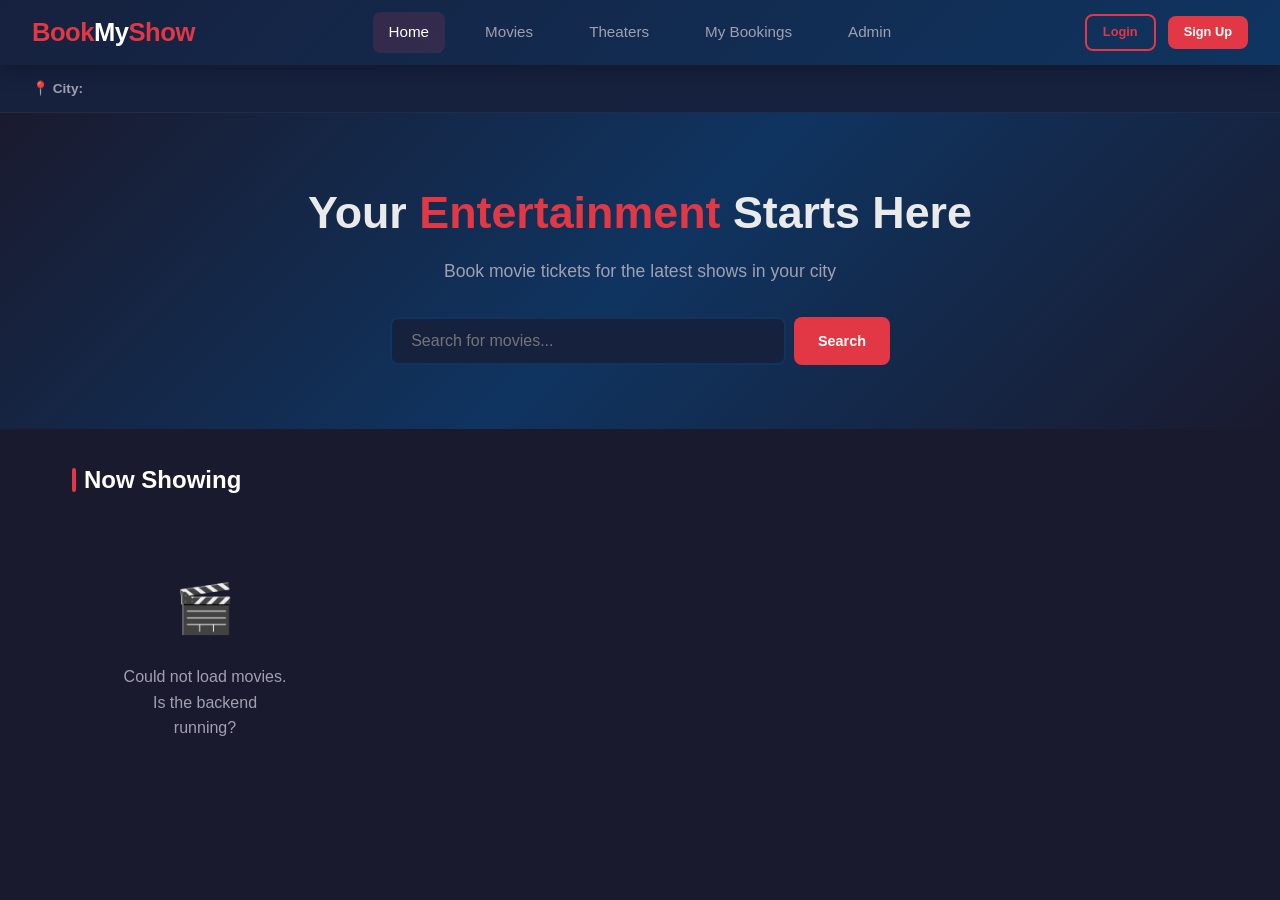
<file: UI/index.html>
<!doctype html>
<html lang="en">
  <head>
    <meta charset="UTF-8" />
    <meta name="viewport" content="width=device-width, initial-scale=1.0" />
    <title>BookMyShow</title>
    <link rel="stylesheet" href="style.css" />
  </head>
  <body>
    <!-- NAVBAR -->
    <nav class="navbar">
      <a href="index.html" class="logo">Book<span>My</span>Show</a>
      <div class="nav-links">
        <a href="index.html" class="active">Home</a>
        <a href="movies.html">Movies</a>
        <a href="theaters.html">Theaters</a>
        <a href="bookings.html">My Bookings</a>
        <a href="admin.html">Admin</a>
      </div>
      <div class="nav-user" id="nav-user"></div>
    </nav>

    <!-- CITY BAR -->
    <div class="city-bar" id="city-bar">
      <span
        style="color: var(--text-muted); font-size: 0.85rem; font-weight: 600"
        >📍 City:</span
      >
    </div>

    <!-- HERO -->
    <section class="hero">
      <h1>Your <span>Entertainment</span> Starts Here</h1>
      <p>Book movie tickets for the latest shows in your city</p>
      <div class="search-bar">
        <input
          type="text"
          id="search-input"
          placeholder="Search for movies..."
          oninput="searchMovies()"
        />
        <button class="btn btn-primary" onclick="searchMovies()">Search</button>
      </div>
    </section>

    <!-- MOVIES SECTION -->
    <div class="container">
      <h2 class="section-title">Now Showing</h2>
      <div class="grid grid-4" id="movies-grid"></div>
    </div>

    <script src="api.js"></script>
    <script src="utils.js"></script>
    <script>
      let allMovies = [];

      async function loadCities() {
        try {
          const cities = await CityAPI.getAll();
          const bar = document.getElementById("city-bar");
          cities.forEach((city, i) => {
            const chip = document.createElement("button");
            chip.className = "city-chip" + (i === 0 ? " active" : "");
            chip.textContent = city.name;
            chip.onclick = () => {
              document
                .querySelectorAll(".city-chip")
                .forEach((c) => c.classList.remove("active"));
              chip.classList.add("active");
              showToast(`City: ${city.name}`, "info");
            };
            bar.appendChild(chip);
          });
        } catch (e) {
          console.log("No cities loaded yet");
        }
      }

      async function loadMovies() {
        showLoading("movies-grid");
        try {
          allMovies = await MovieAPI.getAll();
          renderMovies(allMovies);
        } catch (e) {
          showEmpty(
            "movies-grid",
            "Could not load movies. Is the backend running?",
          );
        }
      }

      function renderMovies(movies) {
        const grid = document.getElementById("movies-grid");
        if (movies.length === 0) {
          showEmpty("movies-grid", "No movies found");
          return;
        }
        grid.innerHTML = movies
          .map(
            (m) => `
                <a href="movie-detail.html?id=${m.id}" class="card">
                    <div class="card-img" style="display:flex;align-items:center;justify-content:center;font-size:4rem;background:linear-gradient(135deg, #1a1a2e, #16213e);">
                        <img src="${m.posterUrl || "assets/default-movie.png"}" alt="${m.title}" style="width:100%;height:100%;object-fit:cover;border-radius:4px;" />
                    </div>
                    <div class="card-body">
                        <h3>${m.title}</h3>
                        <p>${m.description || ""}</p>
                        <div style="margin-top:0.5rem; display:flex; gap:0.4rem; flex-wrap:wrap;">
                            ${m.genre ? `<span class="badge badge-genre">${m.genre}</span>` : ""}
                            ${m.language ? `<span class="badge badge-lang">${m.language}</span>` : ""}
                            ${m.rating ? `<span class="badge badge-rating">⭐ ${m.rating}</span>` : ""}
                        </div>
                    </div>
                    <div class="card-footer">
                        <span style="font-size:0.8rem;color:var(--text-muted);">${m.durationMinutes ? m.durationMinutes + " min" : ""}</span>
                        <span class="btn btn-sm btn-primary">Book Now</span>
                    </div>
                </a>
            `,
          )
          .join("");
      }

      function searchMovies() {
        const q = document.getElementById("search-input")
        .value.toLowerCase()
          .trim();
        if (!q) {
          renderMovies(Movies);
          return;
        }
        const filtered = allMovies.filter(
          (m) =>
            m.title.toLowerCase().includes(q) ||
            (m.genre && m.genre.toLowerCase().includes(q)) ||
            (m.language && m.language.toLowerCase().includes(q)),
        );
        renderMovies(filtered);
      }

      loadCities();
      loadMovies();
    </script>
  </body>
</html>
</file>
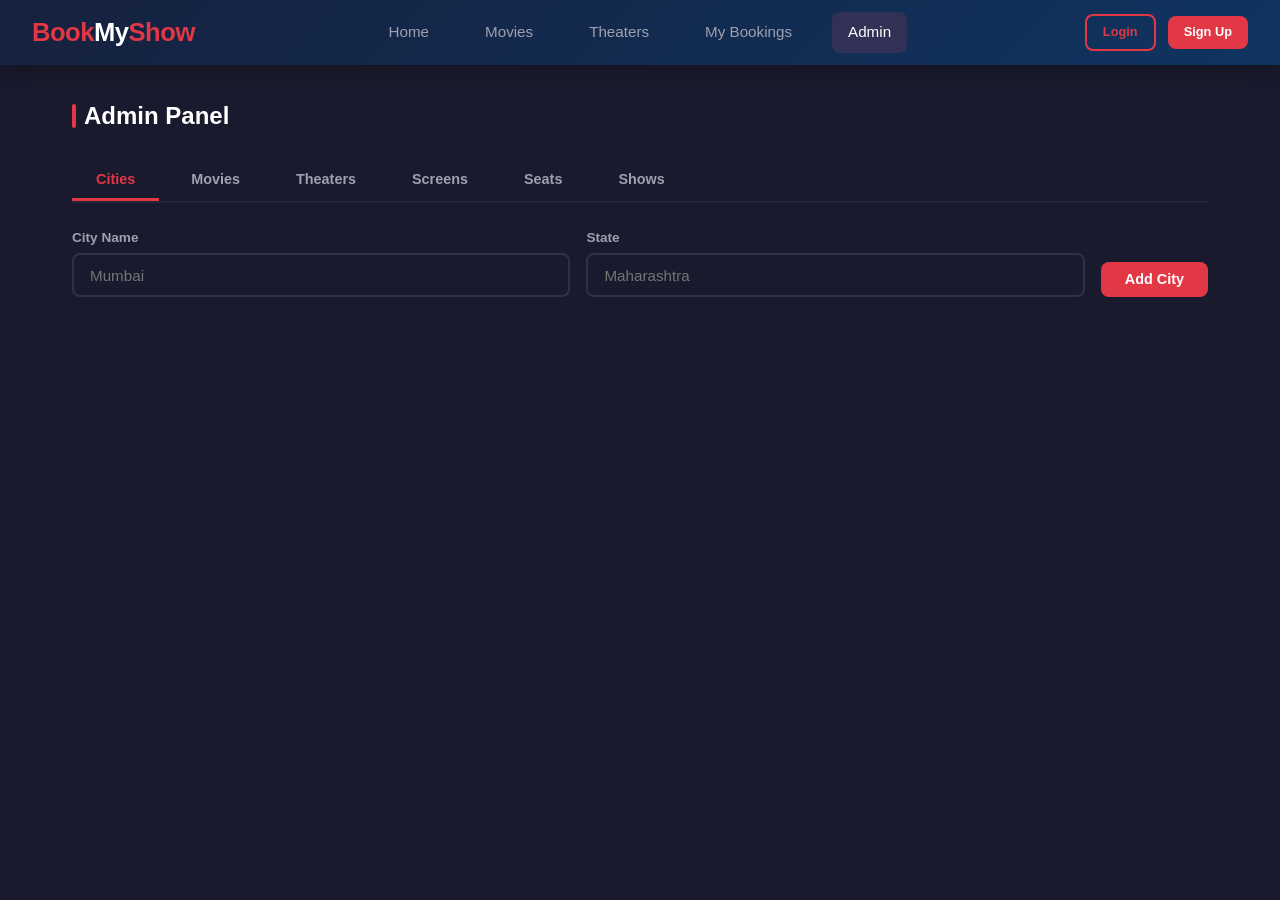
<file: UI/admin.html>
<!DOCTYPE html>
<html lang="en">
<head>
    <meta charset="UTF-8">
    <meta name="viewport" content="width=device-width, initial-scale=1.0">
    <title>Admin - BookMyShow</title>
    <link rel="stylesheet" href="style.css">
</head>
<body>

    <nav class="navbar">
        <a href="index.html" class="logo">Book<span>My</span>Show</a>
        <div class="nav-links">
            <a href="../index.html">Home</a>
            <a href="movies.html">Movies</a>
            <a href="theaters.html">Theaters</a>
            <a href="bookings.html">My Bookings</a>
            <a href="admin.html" class="active">Admin</a>
        </div>
        <div class="nav-user" id="nav-user"></div>
    </nav>

    <div class="container">
        <h2 class="section-title">Admin Panel</h2>

        <!-- TABS -->
        <div class="tabs">
            <button class="tab active" onclick="switchTab('cities', this)">Cities</button>
            <button class="tab" onclick="switchTab('movies', this)">Movies</button>
            <button class="tab" onclick="switchTab('theaters', this)">Theaters</button>
            <button class="tab" onclick="switchTab('screens', this)">Screens</button>
            <button class="tab" onclick="switchTab('seats', this)">Seats</button>
            <button class="tab" onclick="switchTab('shows', this)">Shows</button>
        </div>

        <!-- ===== CITIES TAB ===== -->
        <div id="tab-cities" class="tab-content">
            <div style="display:flex; gap:1rem; margin-bottom:1.5rem; flex-wrap:wrap; align-items:flex-end;">
                <div class="form-group" style="flex:1;min-width:150px;margin:0;">
                    <label>City Name</label>
                    <input type="text" id="city-name" placeholder="Mumbai">
                </div>
                <div class="form-group" style="flex:1;min-width:150px;margin:0;">
                    <label>State</label>
                    <input type="text" id="city-state" placeholder="Maharashtra">
                </div>
                <button class="btn btn-primary" onclick="addCity()">Add City</button>
            </div>
            <div id="cities-table"></div>
        </div>

        <!-- ===== MOVIES TAB ===== -->
        <div id="tab-movies" class="tab-content" style="display:none;">
            <div style="display:flex; gap:1rem; margin-bottom:1.5rem; flex-wrap:wrap; align-items:flex-end;">
                <div class="form-group" style="flex:1;min-width:150px;margin:0;">
                    <label>Title</label>
                    <input type="text" id="movie-title" placeholder="Movie title">
                </div>
                <div class="form-group" style="flex:1;min-width:150px;margin:0;">
                    <label>Genre</label>
                    <input type="text" id="movie-genre" placeholder="Action">
                </div>
                <div class="form-group" style="flex:1;min-width:100px;margin:0;">
                    <label>Language</label>
                    <input type="text" id="movie-language" placeholder="Hindi">
                </div>
                <div class="form-group" style="flex:1;min-width:80px;margin:0;">
                    <label>Duration (min)</label>
                    <input type="number" id="movie-duration" placeholder="150">
                </div>
                <div class="form-group" style="flex:1;min-width:80px;margin:0;">
                    <label>Rating</label>
                    <input type="number" step="0.1" id="movie-rating" placeholder="8.5">
                </div>
                <div class="form-group" style="flex:1;min-width:120px;margin:0;">
                    <label>Release Date</label>
                    <input type="date" id="movie-release">
                </div>
            </div>
            <div class="form-group" style="margin-bottom:1rem;">
                <label>Description</label>
                <input type="text" id="movie-desc" placeholder="Short description">
            </div>
            <button class="btn btn-primary" onclick="addMovie()" style="margin-bottom:1.5rem;">Add Movie</button>
            <div id="movies-table"></div>
        </div>

        <!-- ===== THEATERS TAB ===== -->
        <div id="tab-theaters" class="tab-content" style="display:none;">
            <div style="display:flex; gap:1rem; margin-bottom:1.5rem; flex-wrap:wrap; align-items:flex-end;">
                <div class="form-group" style="flex:1;min-width:150px;margin:0;">
                    <label>Theater Name</label>
                    <input type="text" id="theater-name" placeholder="PVR Cinemas">
                </div>
                <div class="form-group" style="flex:1;min-width:150px;margin:0;">
                    <label>Address</label>
                    <input type="text" id="theater-address" placeholder="Mall Road">
                </div>
                <div class="form-group" style="flex:1;min-width:120px;margin:0;">
                    <label>City</label>
                    <select id="theater-city"></select>
                </div>
                <button class="btn btn-primary" onclick="addTheater()">Add Theater</button>
            </div>
            <div id="theaters-table"></div>
        </div>

        <!-- ===== SCREENS TAB ===== -->
        <div id="tab-screens" class="tab-content" style="display:none;">
            <div style="display:flex; gap:1rem; margin-bottom:1.5rem; flex-wrap:wrap; align-items:flex-end;">
                <div class="form-group" style="flex:1;min-width:150px;margin:0;">
                    <label>Screen Name</label>
                    <input type="text" id="screen-name" placeholder="Screen 1">
                </div>
                <div class="form-group" style="flex:1;min-width:100px;margin:0;">
                    <label>Total Seats</label>
                    <input type="number" id="screen-seats" placeholder="100">
                </div>
                <div class="form-group" style="flex:1;min-width:150px;margin:0;">
                    <label>Theater</label>
                    <select id="screen-theater"></select>
                </div>
                <button class="btn btn-primary" onclick="addScreen()">Add Screen</button>
            </div>
            <div id="screens-table"></div>
        </div>

        <!-- ===== SEATS TAB ===== -->
        <div id="tab-seats" class="tab-content" style="display:none;">
            <div style="display:flex; gap:1rem; margin-bottom:1rem; flex-wrap:wrap; align-items:flex-end;">
                <div class="form-group" style="flex:1;min-width:120px;margin:0;">
                    <label>Screen</label>
                    <select id="seat-screen" onchange="loadSeatsForScreen()"></select>
                </div>
                <div class="form-group" style="flex:1;min-width:80px;margin:0;">
                    <label>Row (e.g. A)</label>
                    <input type="text" id="seat-row" placeholder="A" maxlength="2">
                </div>
                <div class="form-group" style="flex:1;min-width:60px;margin:0;">
                    <label>From Col</label>
                    <input type="number" id="seat-col-from" placeholder="1" min="1">
                </div>
                <div class="form-group" style="flex:1;min-width:60px;margin:0;">
                    <label>To Col</label>
                    <input type="number" id="seat-col-to" placeholder="10" min="1">
                </div>
                <div class="form-group" style="flex:1;min-width:100px;margin:0;">
                    <label>Type</label>
                    <select id="seat-type">
                        <option value="REGULAR">REGULAR</option>
                        <option value="PREMIUM">PREMIUM</option>
                        <option value="VIP">VIP</option>
                    </select>
                </div>
                <button class="btn btn-primary" onclick="addSeats()">Add Seats</button>
            </div>
            <p style="color:var(--text-muted);font-size:0.8rem;margin-bottom:1rem;">💡 This will create seats from col "From" to col "To" for the given row (e.g. A1, A2...A10)</p>
            <div id="seats-table"></div>
        </div>

        <!-- ===== SHOWS TAB ===== -->
        <div id="tab-shows" class="tab-content" style="display:none;">
            <div style="display:flex; gap:1rem; margin-bottom:1.5rem; flex-wrap:wrap; align-items:flex-end;">
                <div class="form-group" style="flex:1;min-width:150px;margin:0;">
                    <label>Movie</label>
                    <select id="show-movie"></select>
                </div>
                <div class="form-group" style="flex:1;min-width:150px;margin:0;">
                    <label>Screen</label>
                    <select id="show-screen"></select>
                </div>
                <div class="form-group" style="flex:1;min-width:120px;margin:0;">
                    <label>Date</label>
                    <input type="date" id="show-date">
                </div>
                <div class="form-group" style="flex:1;min-width:100px;margin:0;">
                    <label>Start Time</label>
                    <input type="time" id="show-start">
                </div>
                <div class="form-group" style="flex:1;min-width:100px;margin:0;">
                    <label>End Time</label>
                    <input type="time" id="show-end">
                </div>
                <div class="form-group" style="flex:1;min-width:80px;margin:0;">
                    <label>Ticket Price (₹)</label>
                    <input type="number" id="show-price" placeholder="250">
                </div>
                <button class="btn btn-primary" onclick="addShow()">Add Show</button>
            </div>
            <div id="shows-table"></div>
        </div>
    </div>

    <script src="api.js"></script>
    <script src="utils.js"></script>
    <script>
        // ===== TAB SWITCHING =====
        function switchTab(tab, el) {
            document.querySelectorAll('.tab-content').forEach(t => t.style.display = 'none');
            document.querySelectorAll('.tab').forEach(t => t.classList.remove('active'));
            document.getElementById('tab-' + tab).style.display = 'block';
            el.classList.add('active');
        }

        // ===== CITIES =====
        async function loadCities() {
            try {
                const cities = await CityAPI.getAll();
                // table
                let html = '<table class="data-table"><thead><tr><th>ID</th><th>Name</th><th>State</th></tr></thead><tbody>';
                cities.forEach(c => html += `<tr><td>${c.id}</td><td>${c.name}</td><td>${c.state || ''}</td></tr>`);
                html += '</tbody></table>';
                document.getElementById('cities-table').innerHTML = cities.length ? html : '<div class="empty-state"><p>No cities added yet</p></div>';

                // dropdowns
                const theaterCity = document.getElementById('theater-city');
                if (theaterCity) {
                    theaterCity.innerHTML = '<option value="">Select City</option>' + cities.map(c => `<option value="${c.id}">${c.name}</option>`).join('');
                }
            } catch (e) { console.log('Error loading cities'); }
        }

        async function addCity() {
            const name = document.getElementById('city-name').value.trim();
            const state = document.getElementById('city-state').value.trim();
            if (!name) { showToast('Please enter city name', 'error'); return; }
            try {
                await CityAPI.add({ name, state });
                showToast('City added!', 'success');
                document.getElementById('city-name').value = '';
                document.getElementById('city-state').value = '';
                loadCities();
            } catch (e) { showToast(e.message, 'error'); }
        }

        // ===== MOVIES =====
        async function loadMovies() {
            try {
                const movies = await MovieAPI.getAll();
                let html = '<table class="data-table"><thead><tr><th>ID</th><th>Title</th><th>Genre</th><th>Language</th><th>Duration</th><th>Rating</th><th>Actions</th></tr></thead><tbody>';
                movies.forEach(m => html += `<tr>
                    <td>${m.id}</td><td>${m.title}</td><td>${m.genre || ''}</td>
                    <td>${m.language || ''}</td><td>${m.durationMinutes || ''} min</td>
                    <td>${m.rating || ''}</td>
                    <td><button class="btn btn-sm btn-danger" onclick="deleteMovie(${m.id})">Delete</button></td>
                </tr>`);
                html += '</tbody></table>';
                document.getElementById('movies-table').innerHTML = movies.length ? html : '<div class="empty-state"><p>No movies added yet</p></div>';

                // dropdown for shows
                const showMovie = document.getElementById('show-movie');
                if (showMovie) {
                    showMovie.innerHTML = '<option value="">Select Movie</option>' + movies.map(m => `<option value="${m.id}">${m.title}</option>`).join('');
                }
            } catch (e) { console.log('Error loading movies'); }
        }

        async function addMovie() {
            const data = {
                title: document.getElementById('movie-title').value.trim(),
                genre: document.getElementById('movie-genre').value.trim(),
                language: document.getElementById('movie-language').value.trim(),
                durationMinutes: parseInt(document.getElementById('movie-duration').value) || null,
                rating: parseFloat(document.getElementById('movie-rating').value) || null,
                releaseDate: document.getElementById('movie-release').value || null,
                description: document.getElementById('movie-desc').value.trim()
            };
            if (!data.title) { showToast('Please enter movie title', 'error'); return; }
            try {
                await MovieAPI.add(data);
                showToast('Movie added!', 'success');
                ['movie-title','movie-genre','movie-language','movie-duration','movie-rating','movie-release','movie-desc']
                    .forEach(id => document.getElementById(id).value = '');
                loadMovies();
            } catch (e) { showToast(e.message, 'error'); }
        }

        async function deleteMovie(id) {
            if (!confirm('Delete this movie?')) return;
            try {
                await MovieAPI.delete(id);
                showToast('Movie deleted', 'success');
                loadMovies();
            } catch (e) { showToast(e.message, 'error'); }
        }

        // ===== THEATERS =====
        async function loadTheaters() {
            try {
                const theaters = await TheaterAPI.getAll();
                let html = '<table class="data-table"><thead><tr><th>ID</th><th>Name</th><th>Address</th><th>City</th></tr></thead><tbody>';
                theaters.forEach(t => html += `<tr><td>${t.id}</td><td>${t.name}</td><td>${t.address || ''}</td><td>${t.city?.name || ''}</td></tr>`);
                html += '</tbody></table>';
                document.getElementById('theaters-table').innerHTML = theaters.length ? html : '<div class="empty-state"><p>No theaters added yet</p></div>';

                // dropdown for screens
                const screenTheater = document.getElementById('screen-theater');
                if (screenTheater) {
                    screenTheater.innerHTML = '<option value="">Select Theater</option>' + theaters.map(t => `<option value="${t.id}">${t.name} (${t.city?.name || ''})</option>`).join('');
                }
            } catch (e) { console.log('Error loading theaters'); }
        }

        async function addTheater() {
            const data = {
                name: document.getElementById('theater-name').value.trim(),
                address: document.getElementById('theater-address').value.trim(),
                cityId: parseInt(document.getElementById('theater-city').value)
            };
            if (!data.name || !data.cityId) { showToast('Fill theater name and city', 'error'); return; }
            try {
                await TheaterAPI.add(data);
                showToast('Theater added!', 'success');
                document.getElementById('theater-name').value = '';
                document.getElementById('theater-address').value = '';
                loadTheaters();
            } catch (e) { showToast(e.message, 'error'); }
        }

        // ===== SCREENS =====
        async function loadScreens() {
            try {
                const screens = await ScreenAPI.getAll();
                let html = '<table class="data-table"><thead><tr><th>ID</th><th>Name</th><th>Seats</th><th>Theater</th></tr></thead><tbody>';
                screens.forEach(s => html += `<tr><td>${s.id}</td><td>${s.name}</td><td>${s.totalSeats || ''}</td><td>${s.theater?.name || ''}</td></tr>`);
                html += '</tbody></table>';
                document.getElementById('screens-table').innerHTML = screens.length ? html : '<div class="empty-state"><p>No screens added yet</p></div>';

                // dropdowns
                const opts = '<option value="">Select Screen</option>' + screens.map(s => `<option value="${s.id}">${s.name} — ${s.theater?.name || ''}</option>`).join('');
                ['seat-screen', 'show-screen'].forEach(id => {
                    const el = document.getElementById(id);
                    if (el) el.innerHTML = opts;
                });
            } catch (e) { console.log('Error loading screens'); }
        }

        async function addScreen() {
            const data = {
                name: document.getElementById('screen-name').value.trim(),
                totalSeats: parseInt(document.getElementById('screen-seats').value) || null,
                theaterId: parseInt(document.getElementById('screen-theater').value)
            };
            if (!data.name || !data.theaterId) { showToast('Fill screen name and theater', 'error'); return; }
            try {
                await ScreenAPI.add(data);
                showToast('Screen added!', 'success');
                document.getElementById('screen-name').value = '';
                document.getElementById('screen-seats').value = '';
                loadScreens();
            } catch (e) { showToast(e.message, 'error'); }
        }

        // ===== SEATS =====
        async function loadSeatsForScreen() {
            const screenId = document.getElementById('seat-screen').value;
            if (!screenId) { document.getElementById('seats-table').innerHTML = ''; return; }
            try {
                const seats = await SeatAPI.getByScreen(screenId);
                let html = '<table class="data-table"><thead><tr><th>ID</th><th>Seat #</th><th>Row</th><th>Col</th><th>Type</th></tr></thead><tbody>';
                seats.forEach(s => html += `<tr><td>${s.id}</td><td>${s.seatNumber}</td><td>${s.row || ''}</td><td>${s.col || ''}</td><td>${s.seatType || ''}</td></tr>`);
                html += '</tbody></table>';
                document.getElementById('seats-table').innerHTML = seats.length ? html : '<div class="empty-state"><p>No seats for this screen</p></div>';
            } catch (e) { document.getElementById('seats-table').innerHTML = ''; }
        }

        async function addSeats() {
            const screenId = parseInt(document.getElementById('seat-screen').value);
            const row = document.getElementById('seat-row').value.trim().toUpperCase();
            const from = parseInt(document.getElementById('seat-col-from').value);
            const to = parseInt(document.getElementById('seat-col-to').value);
            const seatType = document.getElementById('seat-type').value;

            if (!screenId || !row || !from || !to) { showToast('Fill all seat fields', 'error'); return; }
            if (from > to) { showToast('From col must be <= To col', 'error'); return; }

            try {
                for (let col = from; col <= to; col++) {
                    await SeatAPI.add({
                        seatNumber: row + col,
                        row: row,
                        col: col,
                        seatType: seatType,
                        screenId: screenId
                    });
                }
                showToast(`Added seats ${row}${from} to ${row}${to}!`, 'success');
                loadSeatsForScreen();
            } catch (e) { showToast(e.message, 'error'); }
        }

        // ===== SHOWS =====
        async function loadShows() {
            try {
                const shows = await ShowAPI.getAll();
                let html = '<table class="data-table"><thead><tr><th>ID</th><th>Movie</th><th>Screen</th><th>Date</th><th>Time</th><th>Price</th></tr></thead><tbody>';
                shows.forEach(s => html += `<tr><td>${s.id}</td><td>${s.movie?.title || ''}</td><td>${s.screen?.name || ''} (${s.screen?.theater?.name || ''})</td><td>${s.showDate}</td><td>${s.startTime}-${s.endTime || ''}</td><td>₹${s.ticketPrice || 0}</td></tr>`);
                html += '</tbody></table>';
                document.getElementById('shows-table').innerHTML = shows.length ? html : '<div class="empty-state"><p>No shows added yet</p></div>';
            } catch (e) { console.log('Error loading shows'); }
        }

        async function addShow() {
            const data = {
                movieId: parseInt(document.getElementById('show-movie').value),
                screenId: parseInt(document.getElementById('show-screen').value),
                showDate: document.getElementById('show-date').value,
                startTime: document.getElementById('show-start').value,
                endTime: document.getElementById('show-end').value || null,
                ticketPrice: parseFloat(document.getElementById('show-price').value) || 0
            };
            if (!data.movieId || !data.screenId || !data.showDate || !data.startTime) {
                showToast('Fill movie, screen, date and start time', 'error'); return;
            }
            try {
                await ShowAPI.add(data);
                showToast('Show added!', 'success');
                ['show-date','show-start','show-end','show-price'].forEach(id => document.getElementById(id).value = '');
                loadShows();
            } catch (e) { showToast(e.message, 'error'); }
        }

        // ===== INIT =====
        async function init() {
            await Promise.all([loadCities(), loadMovies(), loadTheaters(), loadScreens(), loadShows()]);
        }
        init();
    </script>
</body>
</html>
</file>
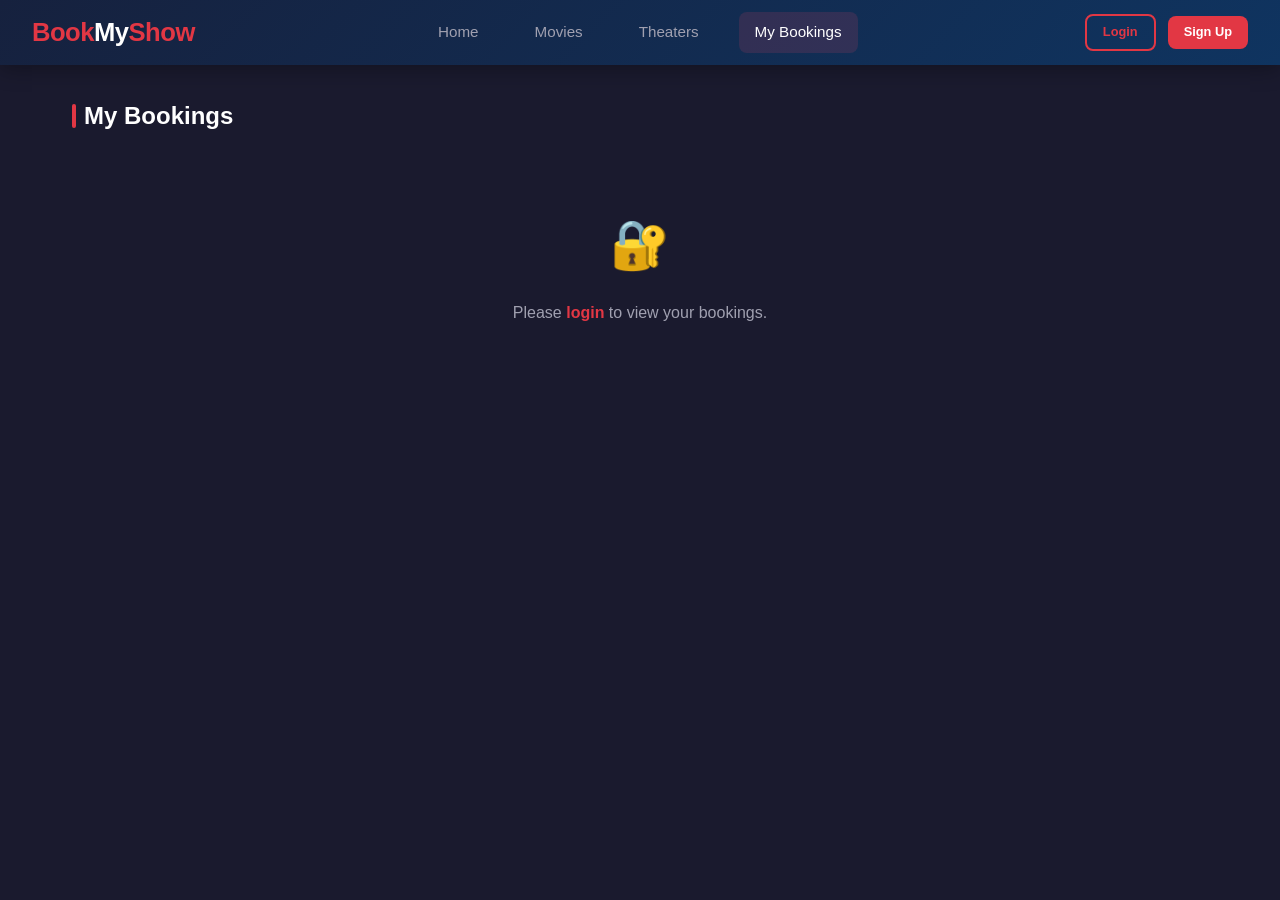
<file: UI/bookings.html>
<!DOCTYPE html>
<html lang="en">
<head>
    <meta charset="UTF-8">
    <meta name="viewport" content="width=device-width, initial-scale=1.0">
    <title>My Bookings - BookMyShow</title>
    <link rel="stylesheet" href="style.css">
</head>
<body>

    <nav class="navbar">
        <a href="index.html" class="logo">Book<span>My</span>Show</a>
        <div class="nav-links">
            <a href="index.html">Home</a>
            <a href="movies.html">Movies</a>
            <a href="theaters.html">Theaters</a>
            <a href="bookings.html" class="active">My Bookings</a>
        </div>
        <div class="nav-user" id="nav-user"></div>
    </nav>

    <div class="container">
        <h2 class="section-title">My Bookings</h2>
        <div id="bookings-list" style="display:flex; flex-direction:column; gap:1rem;"></div>
    </div>

    <script src="api.js"></script>
    <script src="utils.js"></script>
    <script>
        async function loadBookings() {
            const user = getLoggedInUser();
            if (!user) {
                document.getElementById('bookings-list').innerHTML = `
                    <div class="empty-state">
                        <div class="icon">🔐</div>
                        <p>Please <a href="login.html" style="color:var(--primary);font-weight:700;">login</a> to view your bookings.</p>
                    </div>`;
                return;
            }

            showLoading('bookings-list');
            try {
                const bookings = await BookingAPI.getByUser(user.id);
console.log(bookings);
                if (bookings.length === 0) {
                    showEmpty('bookings-list', 'No bookings yet. Go book some movies! 🎬');
                    return;
                }

                document.getElementById('bookings-list').innerHTML = bookings.map(b => `
                    <div class="card" style="border: ${b.bookingStatus === 'CANCELLED' ? '1px solid rgba(233,69,96,0.3)' : '1px solid rgba(46,204,113,0.3)'};">
                        <div class="card-body" style="display:flex; justify-content:space-between; align-items:flex-start; flex-wrap:wrap; gap:1rem;">
                            <div>
                                <h3 style="margin-bottom:0.3rem;">🎬 ${b.show?.movie?.title || 'Movie'}</h3>
                                <p style="color:var(--text-muted); font-size:0.85rem;">
                                    🏛️ ${b.show?.screen?.theater?.name || ''} — ${b.show?.screen?.name || ''}<br>
                                    📅 ${b.show?.showDate || ''} &nbsp; 🕐 ${b.show?.startTime || ''}<br>
                                    💺 Seats: ${b.seats ? b.seats.map(s => s.seatNumber).join(', ') : 'N/A'}<br>
                                    🕑 Booked: ${b.bookedAt ? new Date(b.bookedAt).toLocaleString() : ''}
                                </p>
                            </div>
                            <div style="text-align:right;">
                                <div style="font-size:1.3rem; font-weight:700; color:$color:${b.bookingStatus === 'CANCELLED' ? 'var(--accent)' : 'var(--success)'};">
                                    ₹${b.totalPrice || 0}
                                </div>
                                <span class="badge" style="background:${b.bookingStatus === 'CANCELLED' ? 'rgba(233,69,96,0.2);color:var(--accent)' : 'rgba(46,204,113,0.2);color:var(--success)'};">
                                    ${b.bookingStatus}
                                </span>
                                ${b.bookingStatus === 'CONFIRMED' ? `
                                    <br><button class="btn btn-sm btn-danger" style="margin-top:0.5rem;" onclick="cancelBooking(${b.id})">Cancel</button>
                                ` : ''}
                            </div>
                        </div>
                    </div>
                `).join('');
            } catch (e) {
                showEmpty('bookings-list', 'Could not load bookings');
            }
        }

        async function cancelBooking(id) {
            if (!confirm('Are you sure you want to cancel this booking?')) return;
            try {
                await BookingAPI.cancel(id);
                showToast('Booking cancelled', 'success');
                loadBookings();
            } catch (e) {
                showToast(e.message, 'error');
            }
        }
       
        loadBookings();
    </script>
</body>
</html>
</file>
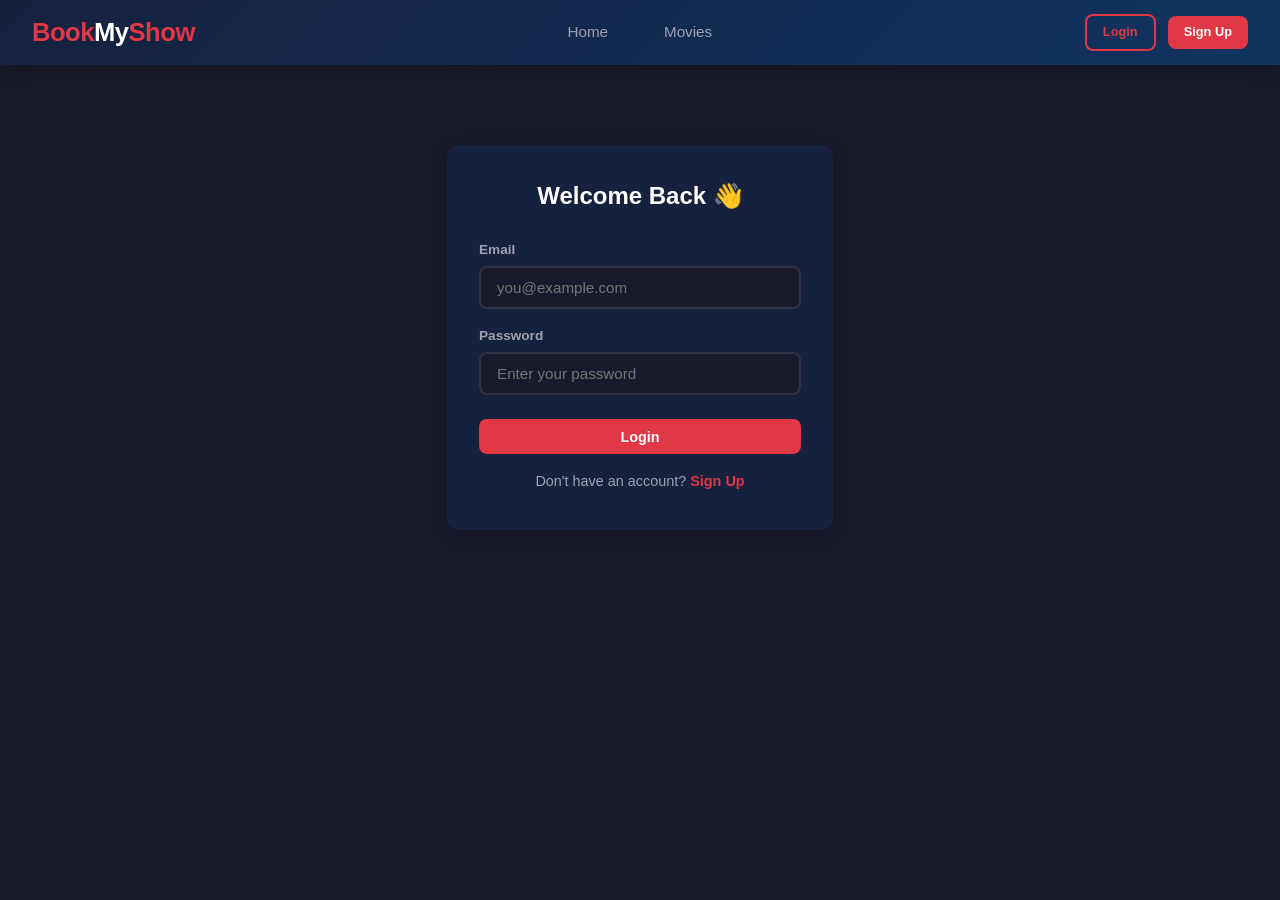
<file: UI/login.html>
<!DOCTYPE html>
<html lang="en">
<head>
    <meta charset="UTF-8">
    <meta name="viewport" content="width=device-width, initial-scale=1.0">
    <title>Login - BookMyShow</title>
    <link rel="stylesheet" href="style.css">
</head>
<body>

    <nav class="navbar">
        <a href="index.html" class="logo">Book<span>My</span>Show</a>
        <div class="nav-links">
            <a href="index.html">Home</a>
            <a href="movies.html">Movies</a>
        </div>
        <div class="nav-user" id="nav-user"></div>
    </nav>

    <div class="container" style="max-width: 450px; margin-top: 3rem;">
        <div class="card" style="border:none;">
            <div class="card-body" style="padding: 2rem;">
                <h2 style="text-align:center; margin-bottom: 1.5rem; color: var(--white);">Welcome Back 👋</h2>
                <form id="login-form" onsubmit="handleLogin(event)">
                    <div class="form-group">
                        <label>Email</label>
                        <input type="email" id="email" placeholder="you@example.com" required>
                    </div>
                    <div class="form-group">
                        <label>Password</label>
                        <input type="password" id="password" placeholder="Enter your password" required>
                    </div>
                    <button type="submit" class="btn btn-primary btn-block" style="margin-top: 0.5rem;">Login</button>
                </form>
                <p style="text-align: center; margin-top: 1rem; color: var(--text-muted); font-size: 0.9rem;">
                    Don't have an account? <a href="register.html" style="color: var(--primary); font-weight:600;">Sign Up</a>
                </p>
            </div>
        </div>
    </div>

    <script src="api.js"></script>
    <script src="utils.js"></script>
    <script>
        async function handleLogin(e) {
            e.preventDefault();
            const data = {
                email: document.getElementById('email').value,
                password: document.getElementById('password').value
            };
            try {
                const user = await UserAPI.login(data);
                setLoggedInUser(user);
                showToast(`Welcome back, ${user.name}!`, 'success');
                setTimeout(() => window.location.href = 'index.html', 1000);
            } catch (err) {
                showToast(err.message, 'error');
            }
        }
    </script>
</body>
</html>
</file>
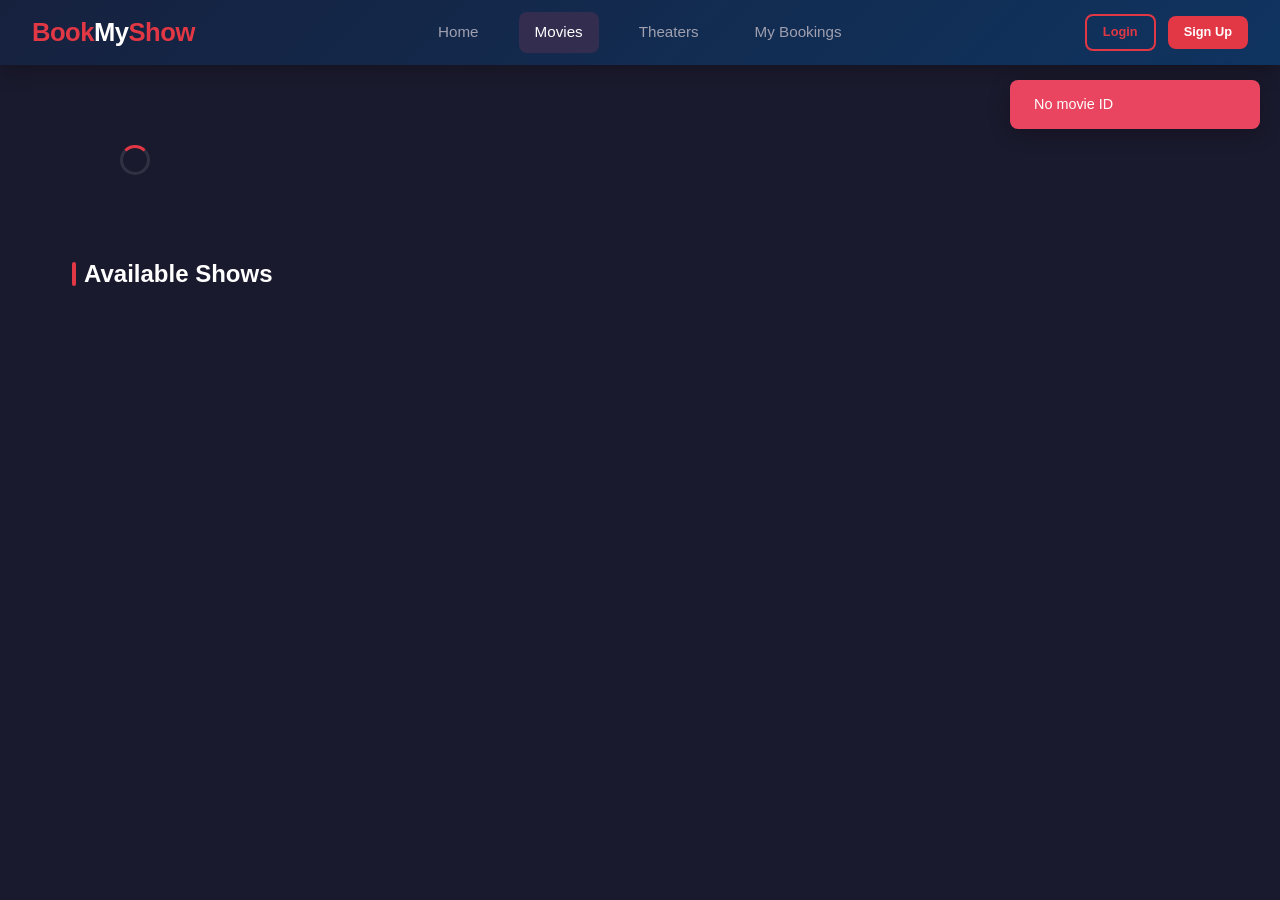
<file: UI/movie-detail.html>
<!DOCTYPE html>
<html lang="en">

<head>
    <meta charset="UTF-8">
    <meta name="viewport" content="width=device-width, initial-scale=1.0">
    <title>Movie - BookMyShow</title>
    <link rel="stylesheet" href="style.css">
</head>

<body>

    <nav class="navbar">
        <a href="index.html" class="logo">Book<span>My</span>Show</a>
        <div class="nav-links">
            <a href="index.html">Home</a>
            <a href="movies.html" class="active">Movies</a>
            <a href="theaters.html">Theaters</a>
            <a href="bookings.html">My Bookings</a>
        </div>
        <div class="nav-user" id="nav-user"></div>
    </nav>

    <div class="container">
        <!-- Movie Info -->
        <div id="movie-detail" style="display:flex; gap:2rem; margin-bottom:2rem; flex-wrap:wrap;">
            <div class="loading-center">
                <div class="spinner"></div>
            </div>
        </div>

        <!-- Shows -->
        <h2 class="section-title">Available Shows</h2>
        <div id="shows-list" style="display:flex; flex-direction:column; gap:1rem;"></div>
    </div>

    <!-- SEAT SELECTION MODAL -->
    <div class="modal-overlay" id="seat-modal">
        <div class="modal" style="max-width:650px;">
            <button class="modal-close" onclick="closeModal('seat-modal')">&times;</button>
            <h2 id="seat-modal-title">Select Seats</h2>
            <div class="screen-label" style="text-align:center;">SCREEN</div>
            <div style="display:flex; justify-content:center;">
                <div class="screen-indicator"></div>
            </div>
            <div class="seat-map" id="seat-map"></div>
            <div class="seat-legend">
                <div class="seat-legend-item">
                    <div class="seat-legend-box"
                        style="background:var(--bg-light);border:2px solid rgba(255,255,255,0.15);"></div> Available
                </div>
                <div class="seat-legend-item">
                    <div class="seat-legend-box" style="background:var(--primary);"></div> Selected
                </div>
                <div class="seat-legend-item">
                    <div class="seat-legend-box" style="background:rgba(255,255,255,0.05);"></div> Booked
                </div>
            </div>
            <div class="booking-summary" id="booking-summary" style="margin-top:1.5rem; display:none;">
                <h3>Booking Summary</h3>
                <div id="summary-content"></div>
            </div>
            <button class="btn btn-primary btn-block" style="margin-top:1rem;" id="confirm-btn"
                onclick="confirmBooking()" disabled>Confirm Booking</button>
        </div>
    </div>

    <script src="api.js"></script>
    <script src="utils.js"></script>
    <script>
        const params = new URLSearchParams(window.location.search);
        const movieId = params.get('id');
        let currentShow = null;
        let selectedSeatIds = [];
        let availableSeats = [];
        let bookedSeatIds = [];

        async function loadMovie() {
            if (!movieId) { showToast('No movie ID', 'error'); return; }
            try {
                const movie = await MovieAPI.getById(movieId);
                document.title = `${movie.title} - BookMyShow`;
                document.getElementById('movie-detail').innerHTML = `
                    <div style="width:220px; height:320px; border-radius:var(--radius); overflow:hidden; flex-shrink:0;">
                        <img
        src="${movie.posterUrl}"
        alt="${movie.title}"
        style="width:100%;height:100%;object-fit:cover;"
    >
                    </div>
                    <div style="flex:1; min-width:250px;">
                        <h1 style="font-size:2rem; margin-bottom:0.5rem;">${movie.title}</h1>
                        <div style="display:flex; gap:0.5rem; flex-wrap:wrap; margin-bottom:1rem;">
                            ${movie.genre ? `<span class="badge badge-genre">${movie.genre}</span>` : ''}
                            ${movie.language ? `<span class="badge badge-lang">${movie.language}</span>` : ''}
                            ${movie.rating ? `<span class="badge badge-rating">⭐ ${movie.rating}</span>` : ''}
                            ${movie.durationMinutes ? `<span class="badge" style="background:rgba(255,255,255,0.1);color:var(--text-muted);">⏱ ${movie.durationMinutes} min</span>` : ''}
                        </div>
                        <p style="color:var(--text-muted); line-height:1.8; margin-bottom:1rem;">${movie.description || 'No description available.'}</p>
                        ${movie.releaseDate ? `<p style="color:var(--text-muted); font-size:0.9rem;">📅 Release: ${movie.releaseDate}</p>` : ''}
                    </div>
                `;
                loadShows();
            } catch (e) {
                document.getElementById('movie-detail').innerHTML = '<div class="empty-state"><p>Movie not found</p></div>';
            }
        }

        async function loadShows() {
            showLoading('shows-list');
            try {
                const shows = await ShowAPI.getByMovie(movieId);
                if (shows.length === 0) {
                    showEmpty('shows-list', 'No shows available for this movie');
                    return;
                }
                document.getElementById('shows-list').innerHTML = shows.map(s => `
                    <div class="show-card">
                        <div class="show-info">
                            <h4>🎥 ${s.screen?.theater?.name || 'Theater'} - ${s.screen?.name || 'Screen'}</h4>
                            <p>📅 ${s.showDate} &nbsp; 🕐 ${s.startTime}${s.endTime ? ' - ' + s.endTime : ''}</p>
                            <p style="font-size:0.8rem; color:var(--text-muted);">${s.screen?.theater?.city?.name || ''}</p>
                        </div>
                        <div class="show-meta">
                            <div class="price">₹${s.ticketPrice || 0}</div>
                            <button class="btn btn-sm btn-primary" style="margin-top:0.5rem;" onclick='selectShow(${JSON.stringify(s)})'>Select Seats</button>
                        </div>
                    </div>
                `).join('');
            } catch (e) {
                showEmpty('shows-list', 'Could not load shows');
            }
        }

        async function selectShow(show) {
            const user = getLoggedInUser();
            if (!user) {
                showToast('Please login to book tickets', 'error');
                setTimeout(() => window.location.href = 'login.html', 1000);
                return;
            }
            currentShow = show;
            selectedSeatIds = [];
            document.getElementById('seat-modal-title').textContent = `${show.screen?.name || 'Screen'} — ${show.showDate} ${show.startTime}`;
            openModal('seat-modal');
            showLoading('seat-map');

            try {
                // Get all seats for screen + available seats for show
                const [allSeats, available] = await Promise.all([
                    SeatAPI.getByScreen(show.screen.id),
                    BookingAPI.getAvailableSeats(show.id)
                ]);
                availableSeats = available;
                const availableIds = available.map(s => s.id);

                // Group seats by row
                const rows = {};
                allSeats.forEach(seat => {
                    const r = seat.row || seat.seatNumber?.charAt(0) || '?';
                    if (!rows[r]) rows[r] = [];
                    rows[r].push(seat);
                });

                const mapEl = document.getElementById('seat-map');
                mapEl.innerHTML = '';

                Object.keys(rows).sort().forEach(row => {
                    const rowDiv = document.createElement('div');
                    rowDiv.className = 'seat-row';
                    rowDiv.innerHTML = `<div class="seat-row-label">${row}</div>`;

                    rows[row].sort((a, b) => (a.col || 0) - (b.col || 0)).forEach(seat => {
                        const isAvailable = availableIds.includes(seat.id);
                        const seatDiv = document.createElement('div');
                        let typeClass = '';
                        if (seat.seatType === 'VIP') typeClass = ' vip';
                        else if (seat.seatType === 'PREMIUM') typeClass = ' premium';

                        seatDiv.className = `seat ${isAvailable ? 'available' : 'booked'}${typeClass}`;
                        seatDiv.textContent = seat.col || seat.seatNumber;
                        seatDiv.dataset.id = seat.id;

                        if (isAvailable) {
                            seatDiv.onclick = () => toggleSeat(seatDiv, seat);
                        }
                        rowDiv.appendChild(seatDiv);
                    });
                    mapEl.appendChild(rowDiv);
                });

                updateSummary();
            } catch (e) {
                document.getElementById('seat-map').innerHTML = '<div class="empty-state"><p>Could not load seats</p></div>';
            }
        }

        function toggleSeat(el, seat) {
            const idx = selectedSeatIds.indexOf(seat.id);
            if (idx > -1) {
                selectedSeatIds.splice(idx, 1);
                el.classList.remove('selected');
                el.classList.add('available');
            } else {
                selectedSeatIds.push(seat.id);
                el.classList.remove('available');
                el.classList.add('selected');
            }
            updateSummary();
        }

        function updateSummary() {
            const summaryDiv = document.getElementById('booking-summary');
            const contentDiv = document.getElementById('summary-content');
            const confirmBtn = document.getElementById('confirm-btn');

            if (selectedSeatIds.length === 0) {
                summaryDiv.style.display = 'none';
                confirmBtn.disabled = true;
                return;
            }

            summaryDiv.style.display = 'block';
            confirmBtn.disabled = false;
            const price = currentShow.ticketPrice || 0;
            const total = selectedSeatIds.length * price;
            contentDiv.innerHTML = `
                <div class="summary-row"><span>Seats</span><span>${selectedSeatIds.length} selected</span></div>
                <div class="summary-row"><span>Price per ticket</span><span>₹${price}</span></div>
                <div class="summary-row"><span>Total Amount</span><span>₹${total}</span></div>
            `;
        }

        async function confirmBooking() {
            const user = getLoggedInUser();
            if (!user) { showToast('Please login', 'error'); return; }
            if (selectedSeatIds.length === 0) { showToast('Select at least one seat', 'error'); return; }

            try {
                const booking = await BookingAPI.create({
                    userId: user.id,
                    showId: currentShow.id,
                    seatIds: selectedSeatIds
                });
                showToast('🎉 Booking confirmed!', 'success');
                closeModal('seat-modal');
                setTimeout(() => window.location.href = `bookings.html`, 1500);
            } catch (e) {
                showToast(e.message, 'error');
            }
        }

        loadMovie();
    </script>
</body>

</html>
</file>
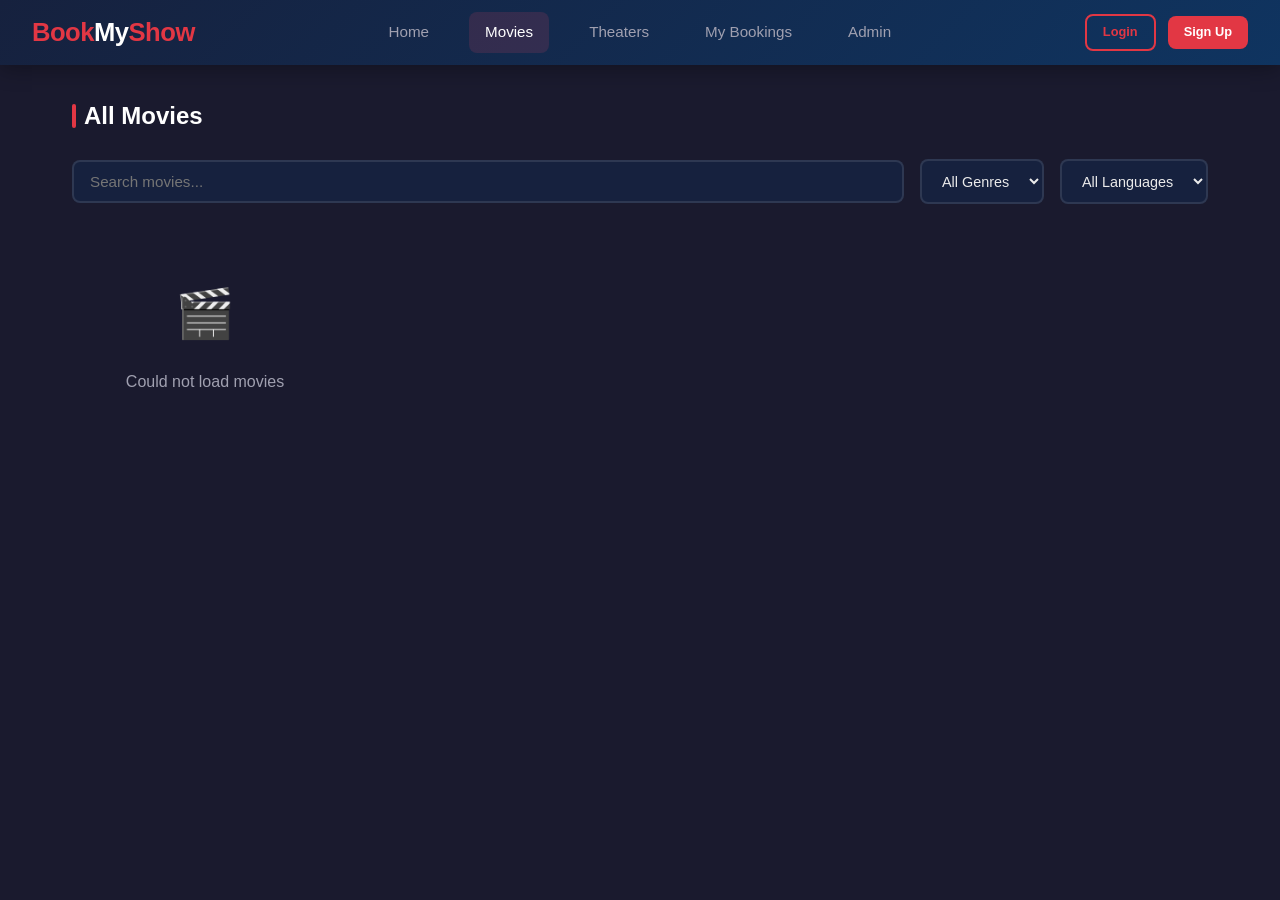
<file: UI/movies.html>
<!doctype html>
<html lang="en">
  <head>
    <meta charset="UTF-8" />
    <meta name="viewport" content="width=device-width, initial-scale=1.0" />
    <title>Movies - BookMyShow</title>
    <link rel="stylesheet" href="style.css" />
  </head>
  <body>
    <nav class="navbar">
      <a href="index.html" class="logo">Book<span>My</span>Show</a>
      <div class="nav-links">
        <a href="index.html">Home</a>
        <a href="movies.html" class="active">Movies</a>
        <a href="theaters.html">Theaters</a>
        <a href="bookings.html">My Bookings</a>
        <a href="admin.html">Admin</a>
      </div>
      <div class="nav-user" id="nav-user"></div>
    </nav>

    <div class="container">
      <h2 class="section-title">All Movies</h2>

      <!-- Filters -->
      <div
        style="
          display: flex;
          gap: 1rem;
          margin-bottom: 1.5rem;
          flex-wrap: wrap;
          align-items: center;
        "
      >
        <input
          type="text"
          id="search"
          placeholder="Search movies..."
          style="
            flex: 1;
            min-width: 200px;
            padding: 0.7rem 1rem;
            border-radius: 8px;
            border: 2px solid rgba(255, 255, 255, 0.1);
            background: var(--bg-card);
            color: var(--text);
            font-size: 0.95rem;
            outline: none;
          "
          oninput="filterMovies()"
        />
        <select
          id="genre-filter"
          onchange="filterMovies()"
          style="
            padding: 0.7rem 1rem;
            border-radius: 8px;
            border: 2px solid rgba(255, 255, 255, 0.1);
            background: var(--bg-card);
            color: var(--text);
            font-size: 0.9rem;
            outline: none;
          "
        >
          <option value="">All Genres</option>
        </select>
        <select
          id="lang-filter"
          onchange="filterMovies()"
          style="
            padding: 0.7rem 1rem;
            border-radius: 8px;
            border: 2px solid rgba(255, 255, 255, 0.1);
            background: var(--bg-card);
            color: var(--text);
            font-size: 0.9rem;
            outline: none;
          "
        >
          <option value="">All Languages</option>
        </select>
      </div>

      <div class="grid grid-4" id="movies-grid"></div>
    </div>

    <script src="api.js"></script>
    <script src="utils.js"></script>
    <script>
      let allMovies = [];

      async function loadMovies() {
        showLoading("movies-grid");
        try {
          allMovies = await MovieAPI.getAll();
          renderMovies(allMovies);
          populateFilters();
        } catch (e) {
          showEmpty("movies-grid", "Could not load movies");
        }
      }

      function populateFilters() {
        const genres = [
          ...new Set(allMovies.map((m) => m.genre).filter(Boolean)),
        ];
        const langs = [
          ...new Set(allMovies.map((m) => m.language).filter(Boolean)),
        ];
        const gf = document.getElementById("genre-filter");
        const lf = document.getElementById("lang-filter");
        genres.forEach(
          (g) => (gf.innerHTML += `<option value="${g}">${g}</option>`),
        );
        langs.forEach(
          (l) => (lf.innerHTML += `<option value="${l}">${l}</option>`),
        );
      }

      function filterMovies() {
        const q = document.getElementById("search").value.toLowerCase();
        const genre = document.getElementById("genre-filter").value;
        const lang = document.getElementById("lang-filter").value;
        let filtered = allMovies;
        if (q) filtered = filtered.filter((m) => m.title.toLowerCase().includes(q));
        if (genre) filtered = filtered.filter((m) => m.genre === genre);
        if (lang) filtered = filtered.filter((m) => m.language === lang);
        renderMovies(filtered);
      }

      function renderMovies(movies) {
        const grid = document.getElementById("movies-grid");
        if (movies.length === 0) {
          showEmpty("movies-grid", "No movies found");
          return;
        }
        grid.innerHTML = movies
          .map(
            (m) => `
                <a href="movie-detail.html?id=${m.id}" class="card">
                    <div class="card-img" style="display:flex;align-items:center;justify-content:center;font-size:4rem;background:linear-gradient(135deg, #1a1a2e, #16213e);">
                        <img src="${m.posterUrl || "assets/default-movie.png"}" alt="${m.title}" style="width:100%;height:100%;object-fit:cover;border-radius:4px;" />
                    </div>
                    <div class="card-body">
                        <h3>${m.title}</h3>
                        <p>${m.description || ""}</p>
                        <div style="margin-top:0.5rem; display:flex; gap:0.4rem; flex-wrap:wrap;">
                            ${m.genre ? `<span class="badge badge-genre">${m.genre}</span>` : ""}
                            ${m.language ? `<span class="badge badge-lang">${m.language}</span>` : ""}
                            ${m.rating ? `<span class="badge badge-rating">⭐ ${m.rating}</span>` : ""}
                        </div>
                    </div>
                    <div class="card-footer">
                        <span style="font-size:0.8rem;color:var(--text-muted);">${m.durationMinutes ? m.durationMinutes + " min" : ""}</span>
                        <span class="btn btn-sm btn-primary">Book Now</span>
                    </div>
                </a>
            `,
          )
          .join("");
      }

      loadMovies();
    </script>
  </body>
</html>
</file>
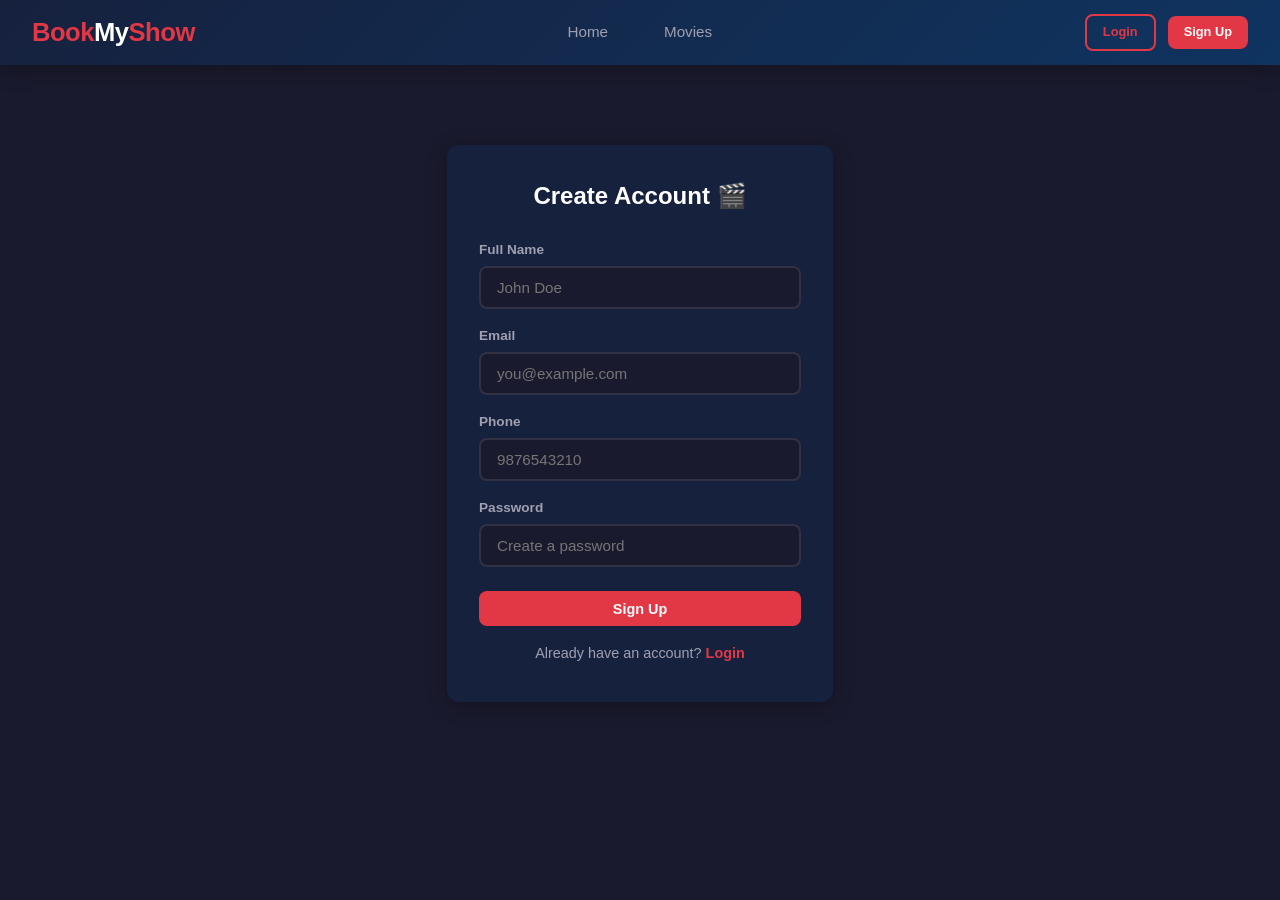
<file: UI/register.html>
<!DOCTYPE html>
<html lang="en">
<head>
    <meta charset="UTF-8">
    <meta name="viewport" content="width=device-width, initial-scale=1.0">
    <title>Register - BookMyShow</title>
    <link rel="stylesheet" href="style.css">
</head>
<body>

    <nav class="navbar">
        <a href="../index.html" class="logo">Book<span>My</span>Show</a>
        <div class="nav-links">
            <a href="../index.html">Home</a>
            <a href="movies.html">Movies</a>
        </div>
        <div class="nav-user" id="nav-user"></div>
    </nav>

    <div class="container" style="max-width: 450px; margin-top: 3rem;">
        <div class="card" style="border:none;">
            <div class="card-body" style="padding: 2rem;">
                <h2 style="text-align:center; margin-bottom: 1.5rem; color: var(--white);">Create Account 🎬</h2>
                <form id="register-form" onsubmit="handleRegister(event)">
                    <div class="form-group">
                        <label>Full Name</label>
                        <input type="text" id="name" placeholder="John Doe" required>
                    </div>
                    <div class="form-group">
                        <label>Email</label>
                        <input type="email" id="email" placeholder="you@example.com" required>
                    </div>
                    <div class="form-group">
                        <label>Phone</label>
                        <input type="tel" id="phone" placeholder="9876543210">
                    </div>
                    <div class="form-group">
                        <label>Password</label>
                        <input type="password" id="password" placeholder="Create a password" required>
                    </div>
                    <button type="submit" class="btn btn-primary btn-block" style="margin-top: 0.5rem;">Sign Up</button>
                </form>
                <p style="text-align: center; margin-top: 1rem; color: var(--text-muted); font-size: 0.9rem;">
                    Already have an account? <a href="login.html" style="color: var(--primary); font-weight:600;">Login</a>
                </p>
            </div>
        </div>
    </div>

    <script src="api.js"></script>
    <script src="utils.js"></script>
    <script>
        async function handleRegister(e) {
            e.preventDefault();
            const data = {
                name: document.getElementById('name').value,
                email: document.getElementById('email').value,
                phone: document.getElementById('phone').value,
                password: document.getElementById('password').value
            };
            try {
                const user = await UserAPI.register(data);
                setLoggedInUser(user);
                showToast('Account created successfully!', 'success');
                setTimeout(() => window.location.href = 'index.html', 1000);
            } catch (err) {
                showToast(err.message, 'error');
            }
        }
    </script>
</body>
</html>
</file>
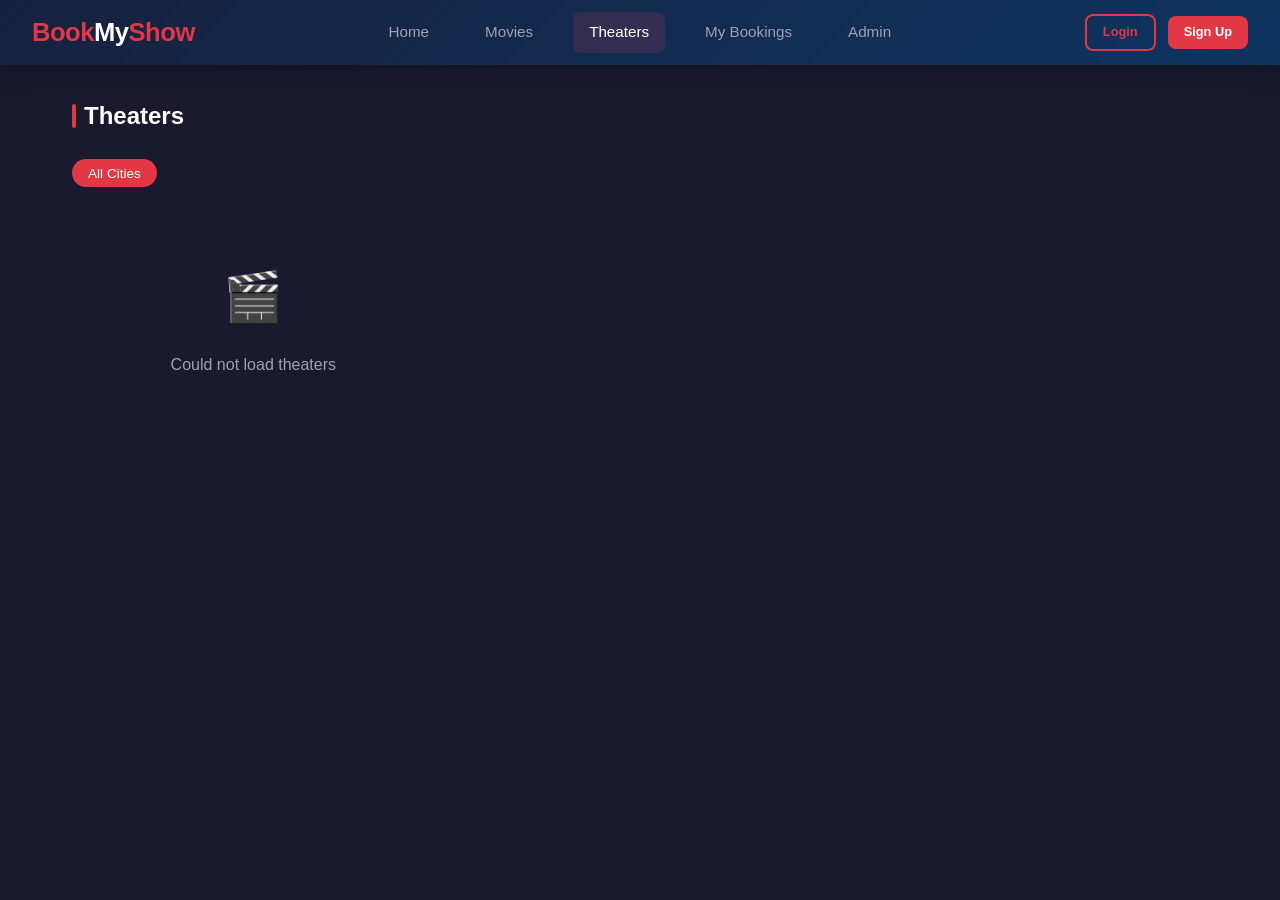
<file: UI/theaters.html>
<!DOCTYPE html>
<html lang="en">
<head>
    <meta charset="UTF-8">
    <meta name="viewport" content="width=device-width, initial-scale=1.0">
    <title>Theaters - BookMyShow</title>
    <link rel="stylesheet" href="style.css">
</head>
<body>

    <nav class="navbar">
        <a href="index.html" class="logo">Book<span>My</span>Show</a>
        <div class="nav-links">
            <a href="index.html">Home</a>
            <a href="movies.html">Movies</a>
            <a href="theaters.html" class="active">Theaters</a>
            <a href="bookings.html">My Bookings</a>
            <a href="admin.html">Admin</a>
        </div>
        <div class="nav-user" id="nav-user"></div>
    </nav>

    <div class="container">
        <h2 class="section-title">Theaters</h2>

        <!-- City filter -->
        <div class="city-bar" id="city-bar" style="background:transparent; padding:0; margin-bottom:1.5rem; border:none;">
            <button class="city-chip active" onclick="loadTheaters(); activateChip(this)">All Cities</button>
        </div>

        <div class="grid grid-3" id="theaters-grid"></div>
    </div>

    <script src="api.js"></script>
    <script src="utils.js"></script>
    <script>
        async function loadCities() {
            try {
                const cities = await CityAPI.getAll();
                const bar = document.getElementById('city-bar');
                cities.forEach(city => {
                    const chip = document.createElement('button');
                    chip.className = 'city-chip';
                    chip.textContent = city.name;
                    chip.onclick = () => {
                        activateChip(chip);
                        loadTheatersByCity(city.id);
                    };
                    bar.appendChild(chip);
                });
            } catch (e) { console.log('No cities'); }
        }

        function activateChip(el) {
            document.querySelectorAll('.city-chip').forEach(c => c.classList.remove('active'));
            el.classList.add('active');
        }

        async function loadTheaters() {
            showLoading('theaters-grid');
            try {
                const theaters = await TheaterAPI.getAll();
                renderTheaters(theaters);
            } catch (e) {
                showEmpty('theaters-grid', 'Could not load theaters');
            }
        }

        async function loadTheatersByCity(cityId) {
            showLoading('theaters-grid');
            try {
                const theaters = await TheaterAPI.getByCity(cityId);
                renderTheaters(theaters);
            } catch (e) {
                showEmpty('theaters-grid', 'No theaters in this city');
            }
        }

        function renderTheaters(theaters) {
            const grid = document.getElementById('theaters-grid');
            if (theaters.length === 0) { showEmpty('theaters-grid', 'No theaters found'); return; }
            grid.innerHTML = theaters.map(t => `
                <div class="card">
                    <div class="card-body">
                        <h3>🏛️ ${t.name}</h3>
                        <p>📍 ${t.address || 'N/A'}</p>
                        <p>🌆 ${t.city?.name || ''}, ${t.city?.state || ''}</p>
                    </div>
                    <div class="card-footer">
                        <button class="btn btn-sm btn-outline" onclick="viewScreens(${t.id}, '${t.name}')">View Screens</button>
                    </div>
                </div>
            `).join('');
        }

        async function viewScreens(theaterId, theaterName) {
            try {
                const screens = await ScreenAPI.getByTheater(theaterId);
                if (screens.length === 0) { showToast('No screens found', 'info'); return; }
                let msg = `${theaterName} Screens:\n`;
                screens.forEach(s => msg += `\n• ${s.name} (${s.totalSeats || '?'} seats)`);
                alert(msg);
            } catch (e) {
                showToast('Could not load screens', 'error');
            }
        }

        loadCities();
        loadTheaters();
    </script>
</body>
</html>
</file>
<file: UI/style.css>
/* ===== RESET & BASE ===== */
*, *::before, *::after { margin: 0; padding: 0; box-sizing: border-box; }

:root {
    --primary: #e23744;
    --primary-dark: #c1293a;
    --bg-dark: #1a1a2e;
    --bg-card: #16213e;
    --bg-light: #0f3460;
    --text: #eaeaea;
    --text-muted: #a0a0b0;
    --accent: #e94560;
    --success: #2ecc71;
    --warning: #f39c12;
    --white: #ffffff;
    --shadow: 0 4px 20px rgba(0,0,0,0.3);
    --radius: 12px;
    --transition: all 0.3s ease;
}

body {
    font-family: 'Segoe UI', Tahoma, Geneva, Verdana, sans-serif;
    background: var(--bg-dark);
    color: var(--text);
    min-height: 100vh;
    line-height: 1.6;
}

a { text-decoration: none; color: inherit; }
ul { list-style: none; }
img { max-width: 100%; display: block; }

/* ===== NAVBAR ===== */
.navbar {
    background: linear-gradient(135deg, var(--bg-card), var(--bg-light));
    padding: 0 2rem;
    display: flex;
    align-items: center;
    justify-content: space-between;
    height: 65px;
    position: sticky;
    top: 0;
    z-index: 1000;
    box-shadow: var(--shadow);
}

.navbar .logo {
    font-size: 1.6rem;
    font-weight: 800;
    color: var(--primary);
    letter-spacing: -0.5px;
}

.navbar .logo span {
    color: var(--white);
}

.nav-links {
    display: flex;
    gap: 1.5rem;
    align-items: center;
}

.nav-links a {
    color: var(--text-muted);
    font-weight: 500;
    padding: 0.5rem 1rem;
    border-radius: 8px;
    transition: var(--transition);
    font-size: 0.95rem;
}

.nav-links a:hover, .nav-links a.active {
    color: var(--white);
    background: rgba(233, 69, 96, 0.15);
}

.nav-user {
    display: flex;
    align-items: center;
    gap: 0.75rem;
}

.btn {
    padding: 0.6rem 1.5rem;
    border: none;
    border-radius: 8px;
    font-size: 0.9rem;
    font-weight: 600;
    cursor: pointer;
    transition: var(--transition);
    display: inline-flex;
    align-items: center;
    gap: 0.4rem;
}

.btn-primary {
    background: var(--primary);
    color: var(--white);
}

.btn-primary:hover {
    background: var(--primary-dark);
    transform: translateY(-1px);
}

.btn-outline {
    background: transparent;
    color: var(--primary);
    border: 2px solid var(--primary);
}

.btn-outline:hover {
    background: var(--primary);
    color: var(--white);
}

.btn-success {
    background: var(--success);
    color: var(--white);
}

.btn-success:hover {
    background: #27ae60;
}

.btn-danger {
    background: var(--accent);
    color: var(--white);
}

.btn-danger:hover {
    background: #d63851;
}

.btn-sm {
    padding: 0.4rem 1rem;
    font-size: 0.8rem;
}

.btn-block {
    width: 100%;
    justify-content: center;
}

/* ===== HERO ===== */
.hero {
    background: linear-gradient(135deg, var(--bg-dark) 0%, var(--bg-light) 50%, var(--bg-dark) 100%);
    padding: 4rem 2rem;
    text-align: center;
}

.hero h1 {
    font-size: 2.8rem;
    font-weight: 800;
    margin-bottom: 0.5rem;
}

.hero h1 span {
    color: var(--primary);
}

.hero p {
    color: var(--text-muted);
    font-size: 1.1rem;
    max-width: 600px;
    margin: 0 auto 2rem;
}

.search-bar {
    max-width: 500px;
    margin: 0 auto;
    display: flex;
    gap: 0.5rem;
}

.search-bar input {
    flex: 1;
    padding: 0.8rem 1.2rem;
    border-radius: 8px;
    border: 2px solid var(--bg-light);
    background: var(--bg-card);
    color: var(--text);
    font-size: 1rem;
    outline: none;
    transition: var(--transition);
}

.search-bar input:focus {
    border-color: var(--primary);
}

/* ===== CONTAINER ===== */
.container {
    max-width: 1200px;
    margin: 0 auto;
    padding: 2rem;
}

.section-title {
    font-size: 1.5rem;
    font-weight: 700;
    margin-bottom: 1.5rem;
    color: var(--white);
    display: flex;
    align-items: center;
    gap: 0.5rem;
}

.section-title::before {
    content: '';
    width: 4px;
    height: 24px;
    background: var(--primary);
    border-radius: 2px;
}

/* ===== GRID ===== */
.grid {
    display: grid;
    gap: 1.5rem;
}

.grid-2 { grid-template-columns: repeat(auto-fill, minmax(300px, 1fr)); }
.grid-3 { grid-template-columns: repeat(auto-fill, minmax(280px, 1fr)); }
.grid-4 { grid-template-columns: repeat(auto-fill, minmax(220px, 1fr)); }

/* ===== CARD ===== */
.card {
    background: var(--bg-card);
    border-radius: var(--radius);
    overflow: hidden;
    box-shadow: var(--shadow);
    transition: var(--transition);
    border: 1px solid rgba(255,255,255,0.05);
}

.card:hover {
    transform: translateY(-4px);
    border-color: rgba(233, 69, 96, 0.3);
}

.card-img {
    width: 100%;
    height: 320px;
    object-fit: cover;
    background: var(--bg-light);
}

.card-body {
    padding: 1.2rem;
}

.card-body h3 {
    font-size: 1.1rem;
    font-weight: 700;
    margin-bottom: 0.3rem;
    color: var(--white);
}

.card-body p {
    font-size: 0.85rem;
    color: var(--text-muted);
    margin-bottom: 0.3rem;
}

.card-footer {
    padding: 0.8rem 1.2rem;
    border-top: 1px solid rgba(255,255,255,0.05);
    display: flex;
    justify-content: space-between;
    align-items: center;
}

/* ===== BADGE ===== */
.badge {
    display: inline-block;
    padding: 0.2rem 0.7rem;
    border-radius: 20px;
    font-size: 0.75rem;
    font-weight: 600;
}

.badge-genre {
    background: rgba(233, 69, 96, 0.2);
    color: var(--accent);
}

.badge-lang {
    background: rgba(46, 204, 113, 0.2);
    color: var(--success);
}

.badge-rating {
    background: rgba(243, 156, 18, 0.2);
    color: var(--warning);
}

/* ===== MODAL ===== */
.modal-overlay {
    display: none;
    position: fixed;
    inset: 0;
    background: rgba(0,0,0,0.7);
    z-index: 2000;
    justify-content: center;
    align-items: center;
    backdrop-filter: blur(4px);
}

.modal-overlay.active {
    display: flex;
}

.modal {
    background: var(--bg-card);
    border-radius: var(--radius);
    padding: 2rem;
    width: 90%;
    max-width: 500px;
    max-height: 85vh;
    overflow-y: auto;
    box-shadow: var(--shadow);
    position: relative;
}

.modal h2 {
    font-size: 1.4rem;
    margin-bottom: 1.5rem;
    color: var(--white);
}

.modal-close {
    position: absolute;
    top: 1rem;
    right: 1rem;
    background: none;
    border: none;
    color: var(--text-muted);
    font-size: 1.5rem;
    cursor: pointer;
    transition: var(--transition);
}

.modal-close:hover { color: var(--primary); }

/* ===== FORM ===== */
.form-group {
    margin-bottom: 1rem;
}

.form-group label {
    display: block;
    font-size: 0.85rem;
    font-weight: 600;
    color: var(--text-muted);
    margin-bottom: 0.3rem;
}

.form-group input,
.form-group select,
.form-group textarea {
    width: 100%;
    padding: 0.7rem 1rem;
    border-radius: 8px;
    border: 2px solid rgba(255,255,255,0.1);
    background: var(--bg-dark);
    color: var(--text);
    font-size: 0.95rem;
    outline: none;
    transition: var(--transition);
}

.form-group input:focus,
.form-group select:focus {
    border-color: var(--primary);
}

/* ===== SEAT MAP ===== */
.seat-map {
    display: flex;
    flex-direction: column;
    align-items: center;
    gap: 0.5rem;
    margin: 1.5rem 0;
}

.seat-row {
    display: flex;
    gap: 0.5rem;
    align-items: center;
}

.seat-row-label {
    width: 24px;
    font-size: 0.8rem;
    font-weight: 700;
    color: var(--text-muted);
    text-align: center;
}

.seat {
    width: 36px;
    height: 36px;
    border-radius: 6px 6px 10px 10px;
    display: flex;
    align-items: center;
    justify-content: center;
    font-size: 0.65rem;
    font-weight: 700;
    cursor: pointer;
    transition: var(--transition);
    border: 2px solid transparent;
}

.seat.available {
    background: var(--bg-light);
    color: var(--text-muted);
    border-color: rgba(255,255,255,0.15);
}

.seat.available:hover {
    background: rgba(233, 69, 96, 0.3);
    border-color: var(--primary);
}

.seat.selected {
    background: var(--primary);
    color: var(--white);
    border-color: var(--primary);
}

.seat.booked {
    background: rgba(255,255,255,0.05);
    color: rgba(255,255,255,0.2);
    cursor: not-allowed;
    border-color: rgba(255,255,255,0.05);
}

.seat.vip { border-bottom: 3px solid var(--warning); }
.seat.premium { border-bottom: 3px solid var(--success); }

.screen-indicator {
    width: 60%;
    max-width: 300px;
    height: 6px;
    background: linear-gradient(to right, transparent, var(--text-muted), transparent);
    border-radius: 50%;
    margin-bottom: 1rem;
}

.screen-label {
    font-size: 0.75rem;
    color: var(--text-muted);
    letter-spacing: 3px;
    text-transform: uppercase;
    margin-bottom: 0.3rem;
}

.seat-legend {
    display: flex;
    gap: 1.5rem;
    justify-content: center;
    margin-top: 1rem;
    flex-wrap: wrap;
}

.seat-legend-item {
    display: flex;
    align-items: center;
    gap: 0.4rem;
    font-size: 0.8rem;
    color: var(--text-muted);
}

.seat-legend-box {
    width: 18px;
    height: 18px;
    border-radius: 4px;
}

/* ===== TABLE ===== */
.data-table {
    width: 100%;
    border-collapse: collapse;
    margin-top: 1rem;
}

.data-table th, .data-table td {
    padding: 0.8rem 1rem;
    text-align: left;
    border-bottom: 1px solid rgba(255,255,255,0.05);
    font-size: 0.9rem;
}

.data-table th {
    background: var(--bg-light);
    color: var(--text-muted);
    font-weight: 600;
    text-transform: uppercase;
    font-size: 0.8rem;
    letter-spacing: 0.5px;
}

.data-table tr:hover {
    background: rgba(255,255,255,0.02);
}

/* ===== SHOW LIST ===== */
.show-card {
    background: var(--bg-card);
    border-radius: var(--radius);
    padding: 1.2rem;
    display: flex;
    justify-content: space-between;
    align-items: center;
    border: 1px solid rgba(255,255,255,0.05);
    transition: var(--transition);
}

.show-card:hover {
    border-color: rgba(233, 69, 96, 0.3);
}

.show-info h4 {
    color: var(--white);
    margin-bottom: 0.2rem;
}

.show-info p {
    color: var(--text-muted);
    font-size: 0.85rem;
}

.show-meta {
    text-align: right;
}

.show-meta .price {
    font-size: 1.2rem;
    font-weight: 700;
    color: var(--success);
}

/* ===== BOOKING SUMMARY ===== */
.booking-summary {
    background: var(--bg-card);
    border-radius: var(--radius);
    padding: 1.5rem;
    border: 1px solid rgba(255,255,255,0.05);
}

.booking-summary h3 {
    margin-bottom: 1rem;
    color: var(--white);
}

.summary-row {
    display: flex;
    justify-content: space-between;
    padding: 0.5rem 0;
    font-size: 0.9rem;
    border-bottom: 1px solid rgba(255,255,255,0.05);
}

.summary-row:last-child {
    border-bottom: none;
    font-weight: 700;
    font-size: 1.1rem;
    color: var(--success);
    padding-top: 0.8rem;
}

/* ===== TABS ===== */
.tabs {
    display: flex;
    gap: 0.5rem;
    margin-bottom: 1.5rem;
    border-bottom: 2px solid rgba(255,255,255,0.05);
    padding-bottom: 0;
}

.tab {
    padding: 0.7rem 1.5rem;
    font-size: 0.9rem;
    font-weight: 600;
    color: var(--text-muted);
    cursor: pointer;
    border-bottom: 3px solid transparent;
    transition: var(--transition);
    background: none;
    border-top: none;
    border-left: none;
    border-right: none;
}

.tab:hover { color: var(--white); }

.tab.active {
    color: var(--primary);
    border-bottom-color: var(--primary);
}

/* ===== CITY SELECTOR ===== */
.city-bar {
    background: var(--bg-card);
    padding: 0.8rem 2rem;
    display: flex;
    align-items: center;
    gap: 1rem;
    border-bottom: 1px solid rgba(255,255,255,0.05);
    overflow-x: auto;
}

.city-chip {
    padding: 0.4rem 1rem;
    border-radius: 20px;
    font-size: 0.85rem;
    font-weight: 500;
    cursor: pointer;
    background: var(--bg-dark);
    color: var(--text-muted);
    white-space: nowrap;
    transition: var(--transition);
    border: none;
}

.city-chip:hover, .city-chip.active {
    background: var(--primary);
    color: var(--white);
}

/* ===== TOAST ===== */
.toast-container {
    position: fixed;
    top: 80px;
    right: 20px;
    z-index: 3000;
    display: flex;
    flex-direction: column;
    gap: 0.5rem;
}

.toast {
    padding: 0.8rem 1.5rem;
    border-radius: 8px;
    font-size: 0.9rem;
    font-weight: 500;
    color: var(--white);
    box-shadow: var(--shadow);
    animation: slideIn 0.3s ease, fadeOut 0.3s ease 2.7s;
    min-width: 250px;
}

.toast-success { background: var(--success); }
.toast-error { background: var(--accent); }
.toast-info { background: var(--bg-light); }

@keyframes slideIn {
    from { transform: translateX(100%); opacity: 0; }
    to { transform: translateX(0); opacity: 1; }
}

@keyframes fadeOut {
    to { opacity: 0; transform: translateX(100%); }
}

/* ===== LOADING ===== */
.spinner {
    display: inline-block;
    width: 30px;
    height: 30px;
    border: 3px solid rgba(255,255,255,0.1);
    border-top-color: var(--primary);
    border-radius: 50%;
    animation: spin 0.8s linear infinite;
}

@keyframes spin {
    to { transform: rotate(360deg); }
}

.loading-center {
    display: flex;
    justify-content: center;
    padding: 3rem;
}

/* ===== EMPTY STATE ===== */
.empty-state {
    text-align: center;
    padding: 3rem;
    color: var(--text-muted);
}

.empty-state .icon {
    font-size: 3rem;
    margin-bottom: 1rem;
}

/* ===== RESPONSIVE ===== */
@media (max-width: 768px) {
    .navbar { padding: 0 1rem; }
    .nav-links { gap: 0.5rem; }
    .nav-links a { padding: 0.4rem 0.6rem; font-size: 0.8rem; }
    .hero h1 { font-size: 1.8rem; }
    .container { padding: 1rem; }
    .grid-3, .grid-4 { grid-template-columns: 1fr 1fr; }
    .show-card { flex-direction: column; gap: 1rem; text-align: center; }
    .show-meta { text-align: center; }
}

@media (max-width: 480px) {
    .grid-3, .grid-4 { grid-template-columns: 1fr; }
}
</file>
